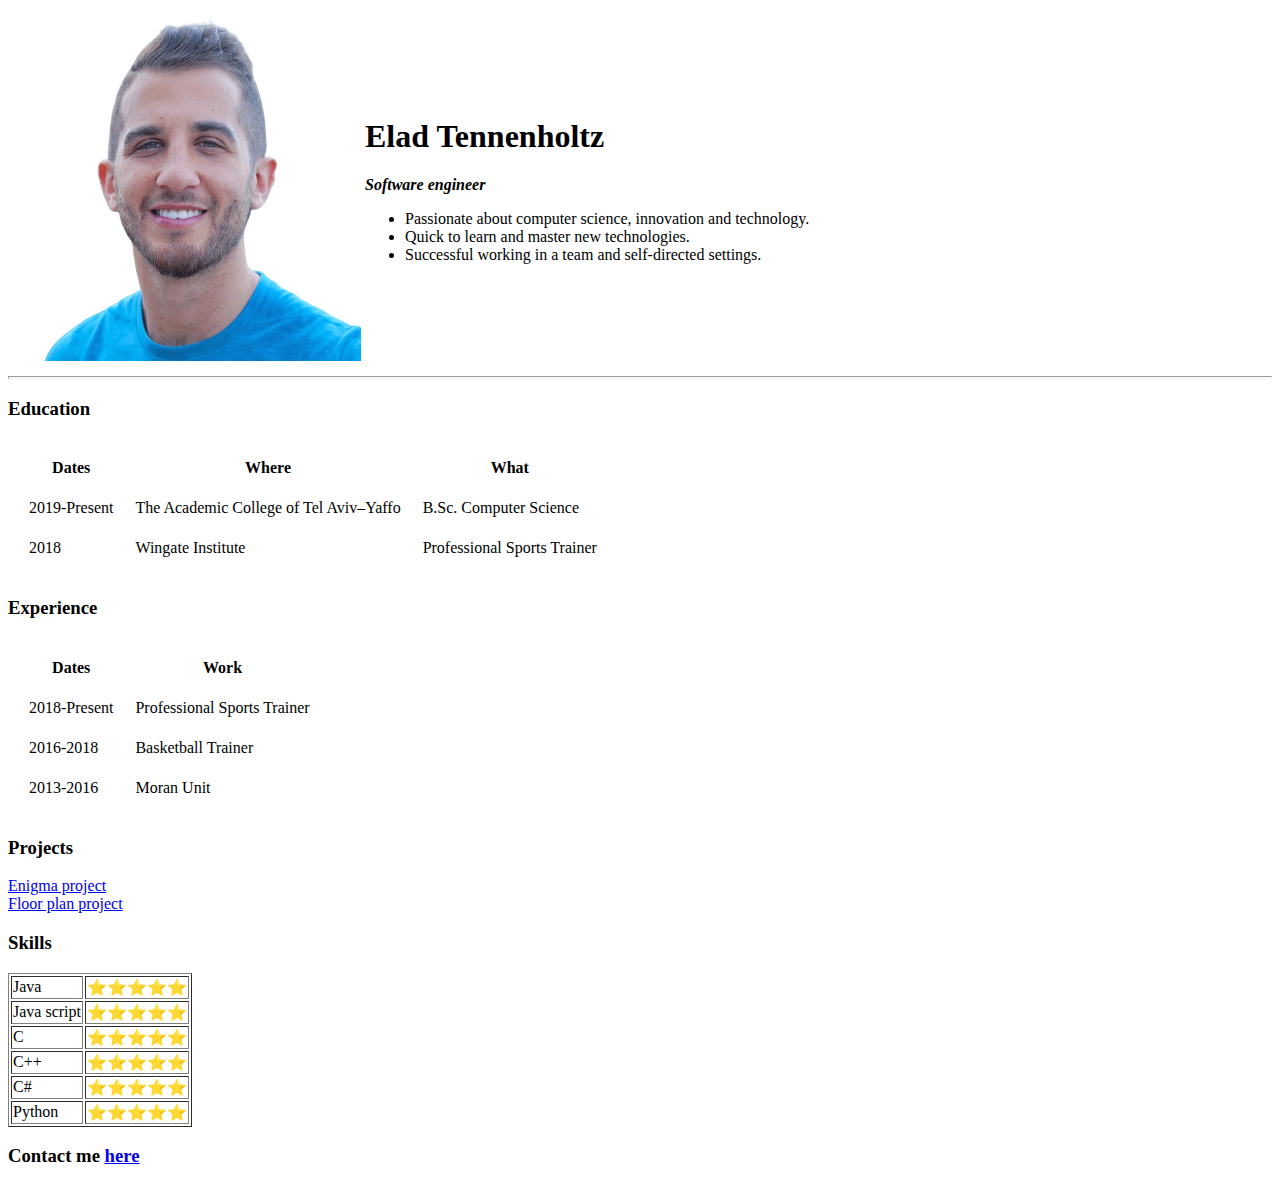
<file: CV-main/index.html>
<!DOCTYPE html>
<html lang="en">
  <head>
    <meta charset="UTF-8" />
    <title>Elad's personal site</title>
  </head>
  <body>
    <table>
      <tr>
        <td>
          <img src="Elad pic.png" alt="Elad prfile pic" />
        </td>

        <td>
          <h1>Elad Tennenholtz</h1>
          <p>
            <strong><em> Software engineer </em></strong>
          </p>

          <ul>
            <li>
              Passionate about computer science, innovation and technology.
            </li>
            <li>Quick to learn and master new technologies.</li>
            <li>Successful working in a team and self-directed settings.</li>
          </ul>
        </td>
      </tr>
    </table>

    <hr size="3" />

    <h3><strong>Education</strong></h3>

    <table cellspacing="20">
      <thead>
        <tr>
          <th>Dates</th>
          <th>Where</th>
          <th>What</th>
        </tr>
      </thead>
      <tbody>
        <tr>
          <td>2019-Present</td>
          <td>The Academic College of Tel Aviv–Yaffo</td>
          <td>B.Sc. Computer Science</td>
        </tr>
        <tr>
          <td>2018</td>
          <td>Wingate Institute</td>
          <td>Professional Sports Trainer</td>
        </tr>
      </tbody>
    </table>

    <h3>Experience</h3>
    <table cellspacing="20">
      <thead>
        <tr>
          <th>Dates</th>
          <th>Work</th>
        </tr>
      </thead>
      <tbody>
        <tr>
          <td>2018-Present</td>
          <td>Professional Sports Trainer</td>
        </tr>
        <tr>
          <td>2016-2018</td>
          <td>Basketball Trainer</td>
        </tr>
        <tr>
          <td>2013-2016</td>
          <td>Moran Unit</td>
        </tr>
      </tbody>
    </table>

    <h3>Projects</h3>
    <a href="Enigma.html">Enigma project</a><br />
    <a href="FloorPlan.html">Floor plan project</a>

    <h3>Skills</h3>
    <table border="1">
      <tr>
        <td>Java</td>
        <td>⭐⭐⭐⭐⭐</td>
      </tr>
      <tr>
        <td>Java script</td>
        <td>⭐⭐⭐⭐⭐</td>
      </tr>
      <tr>
        <td>C</td>
        <td>⭐⭐⭐⭐⭐</td>
      </tr>
      <tr>
        <td>C++</td>
        <td>⭐⭐⭐⭐⭐</td>
      </tr>
      <tr>
        <td>C#</td>
        <td>⭐⭐⭐⭐⭐</td>
      </tr>
      <tr>
        <td>Python</td>
        <td>⭐⭐⭐⭐⭐</td>
      </tr>
    </table>

    <h3>Contact me <a href="contact.html">here</a></h3>
  </body>
</html>
</file>
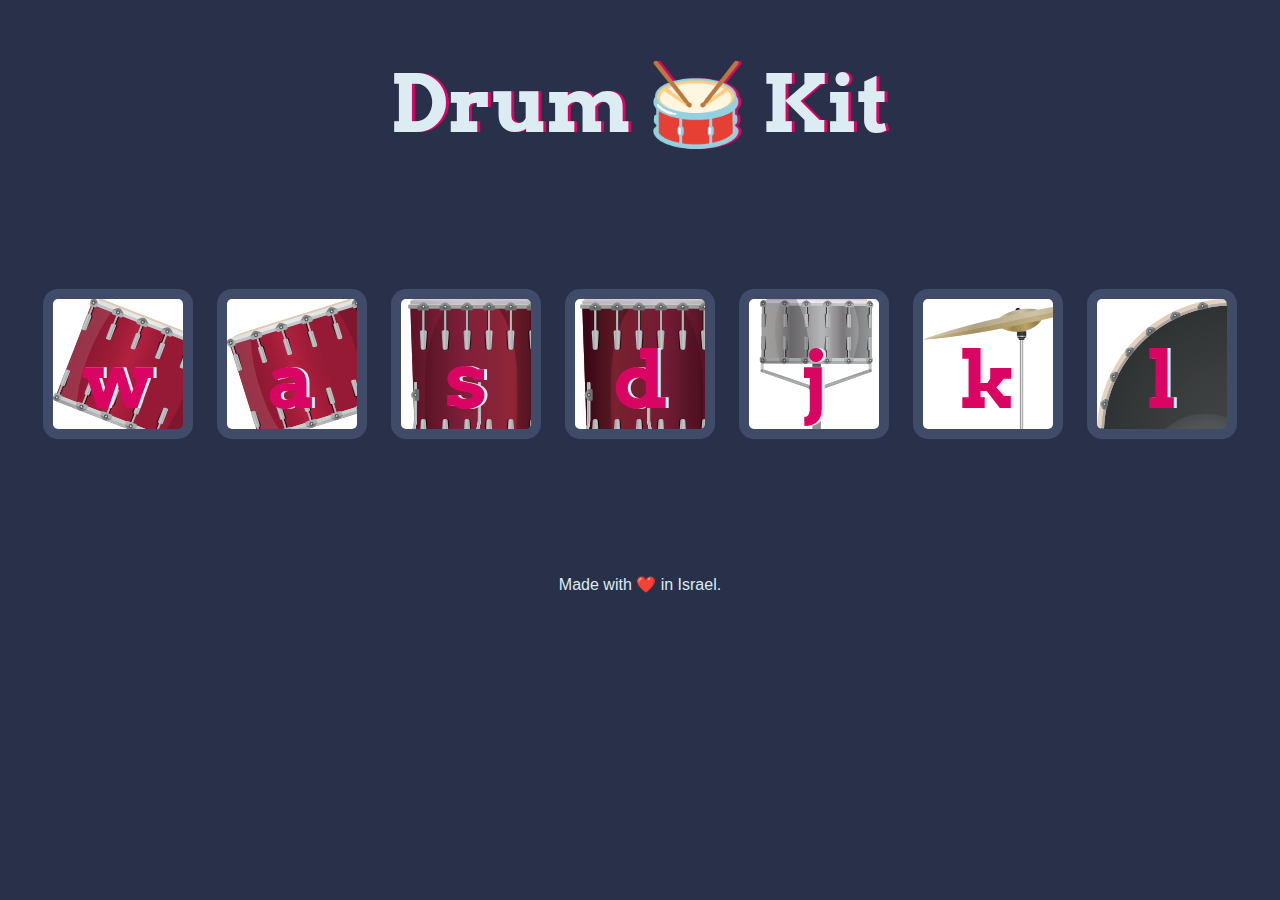
<file: Drum Kit/index.html>
<!DOCTYPE html>
<html lang="en" dir="ltr">

<head>
  <meta charset="utf-8">
  <title>Drum Kit</title>
  <link rel="stylesheet" href="styles.css">
  <link href="https://fonts.googleapis.com/css?family=Arvo" rel="stylesheet">
</head>

<body>
  <h1 id="title">Drum 🥁 Kit</h1>
  <div class="set">
    <button class="w drum">w</button>
    <button class="a drum">a</button>
    <button class="s drum">s</button>
    <button class="d drum">d</button>
    <button class="j drum">j</button>
    <button class="k drum">k</button>
    <button class="l drum">l</button>
  </div>


<script src="index.js" charset="utf-8"></script>

<footer>
  Made with ❤️ in Israel.
</footer>
</body>
</html>
</file>
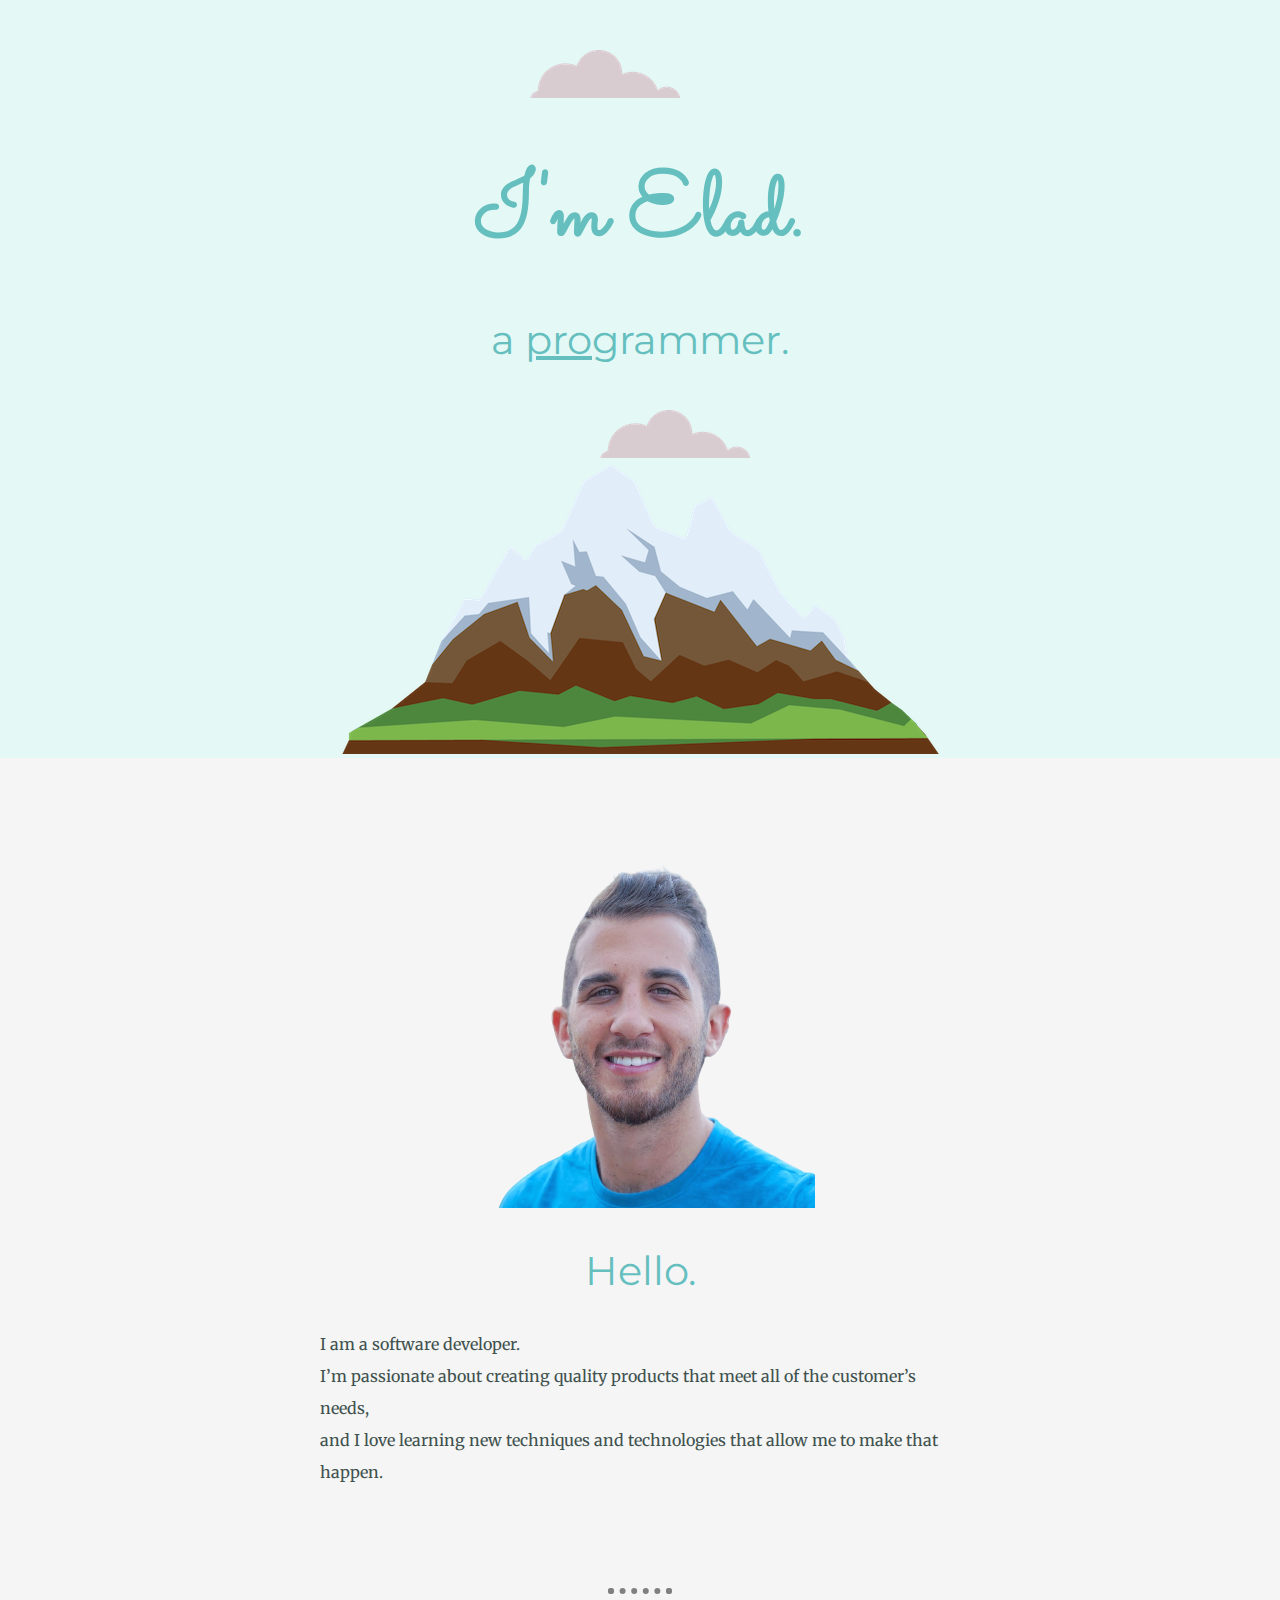
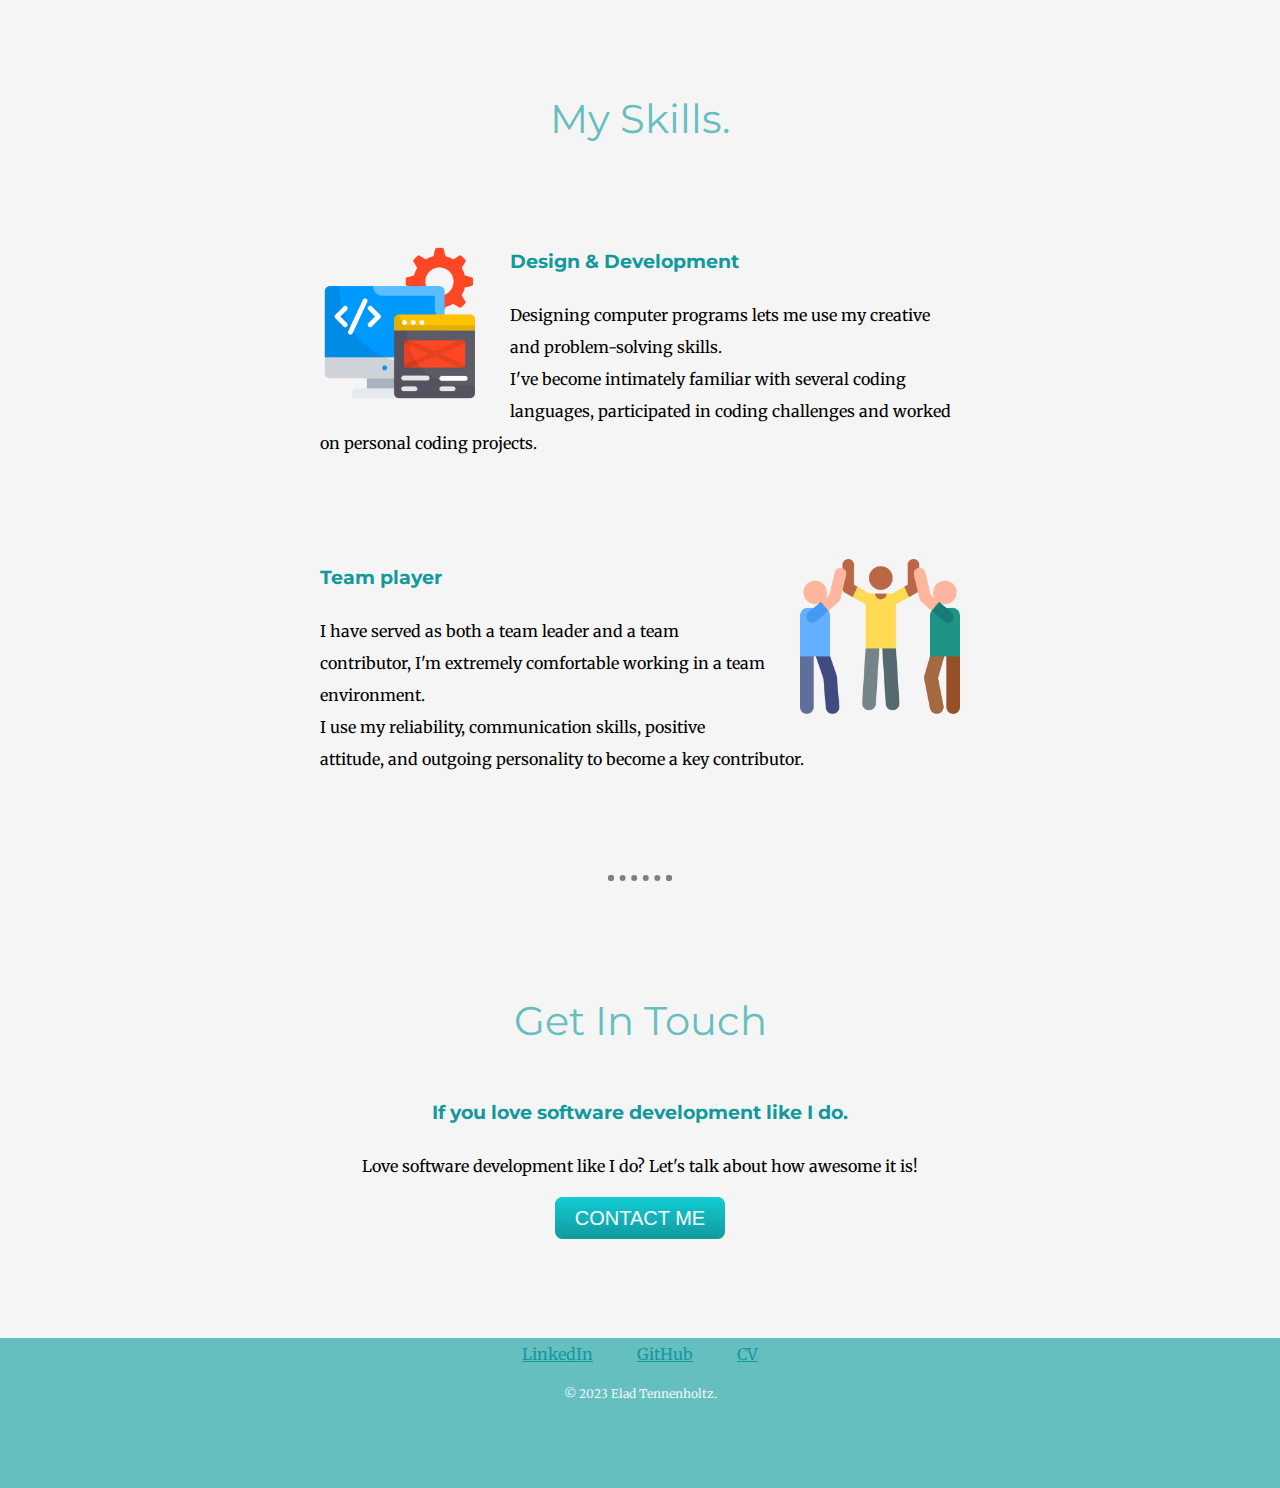
<file: Personal Site/index.html>
<!DOCTYPE html>
<html lang="en">
  <head>
    <meta charset="UTF-8" />
    <title>Elad Tennenholtz</title>
    <link rel="stylesheet" href="css/sytles.css" />
    <link rel="icon" href="favicon.ico" />
    <link rel="preconnect" href="https://fonts.googleapis.com" />
    <link rel="preconnect" href="https://fonts.gstatic.com" crossorigin />
    <link
      href="https://fonts.googleapis.com/css2?family=Merriweather&family=Montserrat&family=Sacramento&display=swap"
      rel="stylesheet"
    />
  </head>
  <body>
    <div class="top-container">
      <h1>I'm Elad.</h1>
      <h2>a <span class="pro">pro</span>grammer.</h2>
      <img class="top-cloud" src="images/cloud.png" alt="cloud-img" />
      <img class="bottom-cloud" src="images/cloud.png" alt="cloud-img" />
      <img src="images/mountain.png" alt="mountain-img" />
    </div>
    <div class="middle-container">
      <div class="profile">
        <img src="images/elad.pic.png" alt="elad-profile-pic" />
        <h2>Hello.</h2>
        <p class="info">
          I am a software developer.<br />I’m passionate about creating quality
          products that meet all of the customer’s needs,<br />
          and I love learning new techniques and technologies that allow me to
          make that happen.
        </p>
      </div>
      <hr />
      <div class="skills">
        <h2>My Skills.</h2>
        <div class="skill-row">
          <img
            class="development-img"
            src="images/app-development.png"
            alt="app-development-pic"
          />
          <h3>Design & Development</h3>
          <p>
            Designing computer programs lets me use my creative and
            problem-solving skills.<br />
            I've become intimately familiar with several coding languages,
            participated in coding challenges and worked on personal coding
            projects.
          </p>
        </div>
        <div class="skill-row">
          <img class="team-img" src="images/teamwork.png" alt="teamwork-pic" />
          <h3>Team player</h3>
          <p>
            I have served as both a team leader and a team contributor, I'm
            extremely comfortable working in a team environment.<br />
            I use my reliability, communication skills, positive attitude, and
            outgoing personality to become a key contributor.
          </p>
        </div>
      </div>
      <hr />
      <div class="contact-me">
        <h2>Get In Touch</h2>
        <h3>If you love software development like I do.</h3>
        <p>
          Love software development like I do? Let's talk about how awesome it
          is!
        </p>
        <a class="btn" href="mailto:eladtennenholtz1@gmail.com">CONTACT ME</a>
      </div>
    </div>

    <div class="bottom-container">
      <a
        class="footer-link"
        href="https://www.linkedin.com/in/elad-tennenholtz-08a1b1217/"
        >LinkedIn</a
      >
      <a class="footer-link" href="https://github.com/eladtennenholtz"
        >GitHub</a
      >
      <a class="footer-link" href="https://eladtennenholtz.github.io/CV/">CV</a>
      <p class="made-by">© 2023 Elad Tennenholtz.</p>
    </div>
  </body>
</html>
</file>
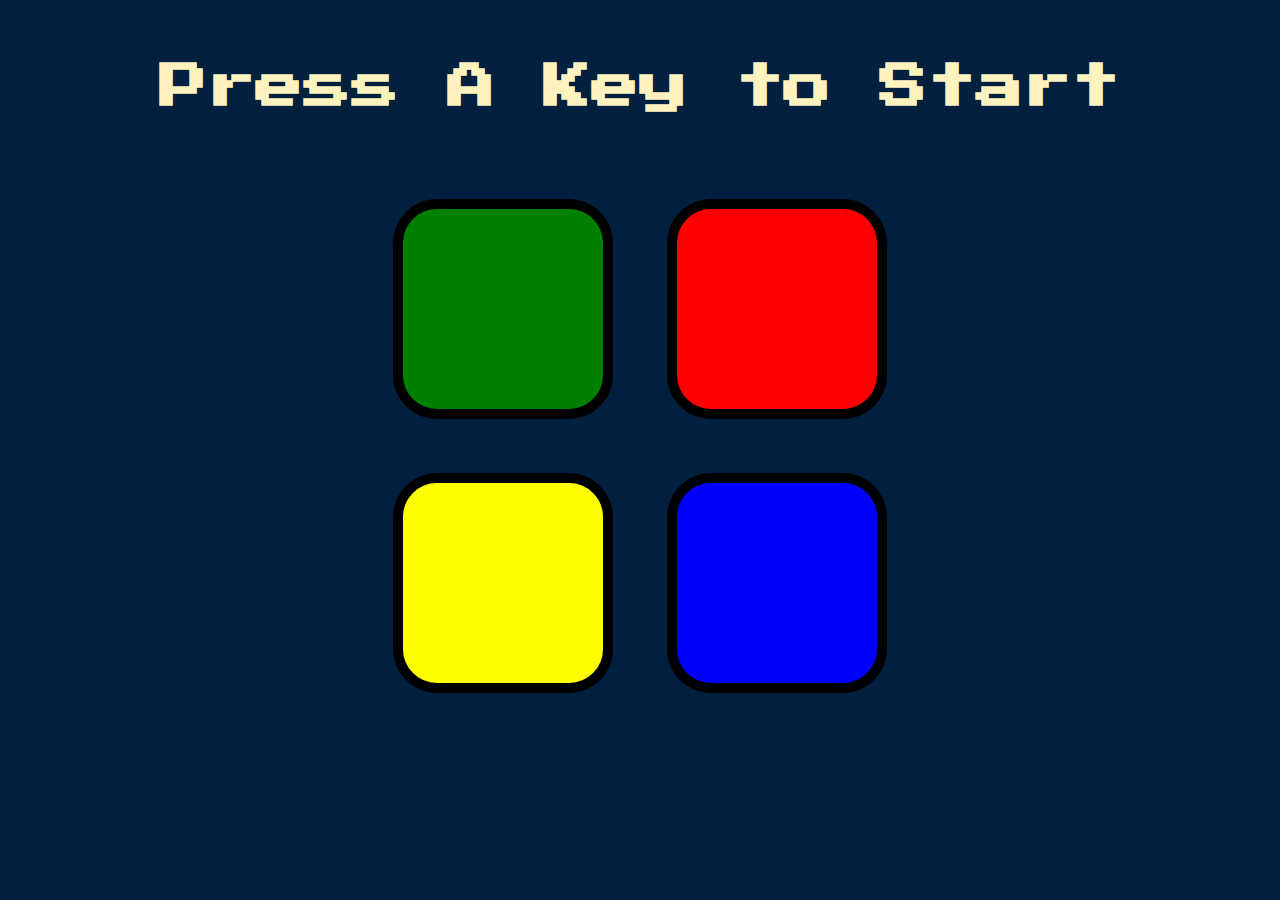
<file: Simon Game/index.html>
<!DOCTYPE html>
<html lang="en" dir="ltr">
  <head>
    <meta charset="utf-8" />
    <title>Simon</title>
    <link rel="stylesheet" href="styles.css" />
    <link
      href="https://fonts.googleapis.com/css?family=Press+Start+2P"
      rel="stylesheet"
    />
  </head>

  <body>
    <h1 id="level-title">Press A Key to Start</h1>
    <div class="container">
      <div lass="row">
        <div type="button" id="green" class="btn green"></div>

        <div type="button" id="red" class="btn red"></div>
      </div>

      <div class="row">
        <div type="button" id="yellow" class="btn yellow"></div>
        <div type="button" id="blue" class="btn blue"></div>
      </div>
    </div>

    <script src="https://ajax.googleapis.com/ajax/libs/jquery/3.6.3/jquery.min.js"></script>
    <script src="game.js" charset="utf-8"></script>
  </body>
</html>
</file>
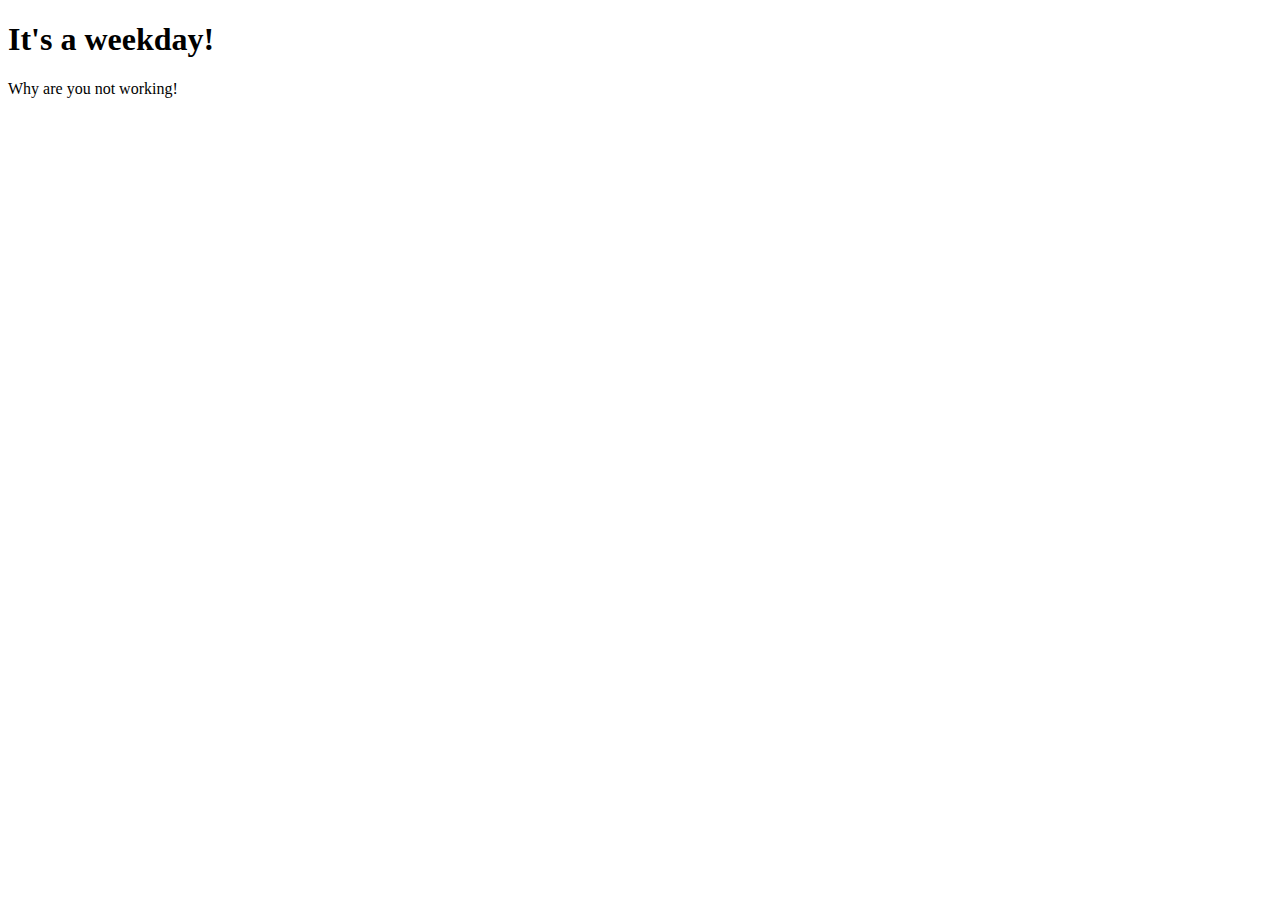
<file: todolist-v2-completed-app/index.html>
<!DOCTYPE html>
<html lang="en" dir="ltr">
  <head>
    <meta charset="utf-8">
    <title>To Do List</title>
  </head>
  <body>
    <h1>It's a weekday!</h1>
    <p>Why are you not working!</p>


  </body>
</html>
</file>
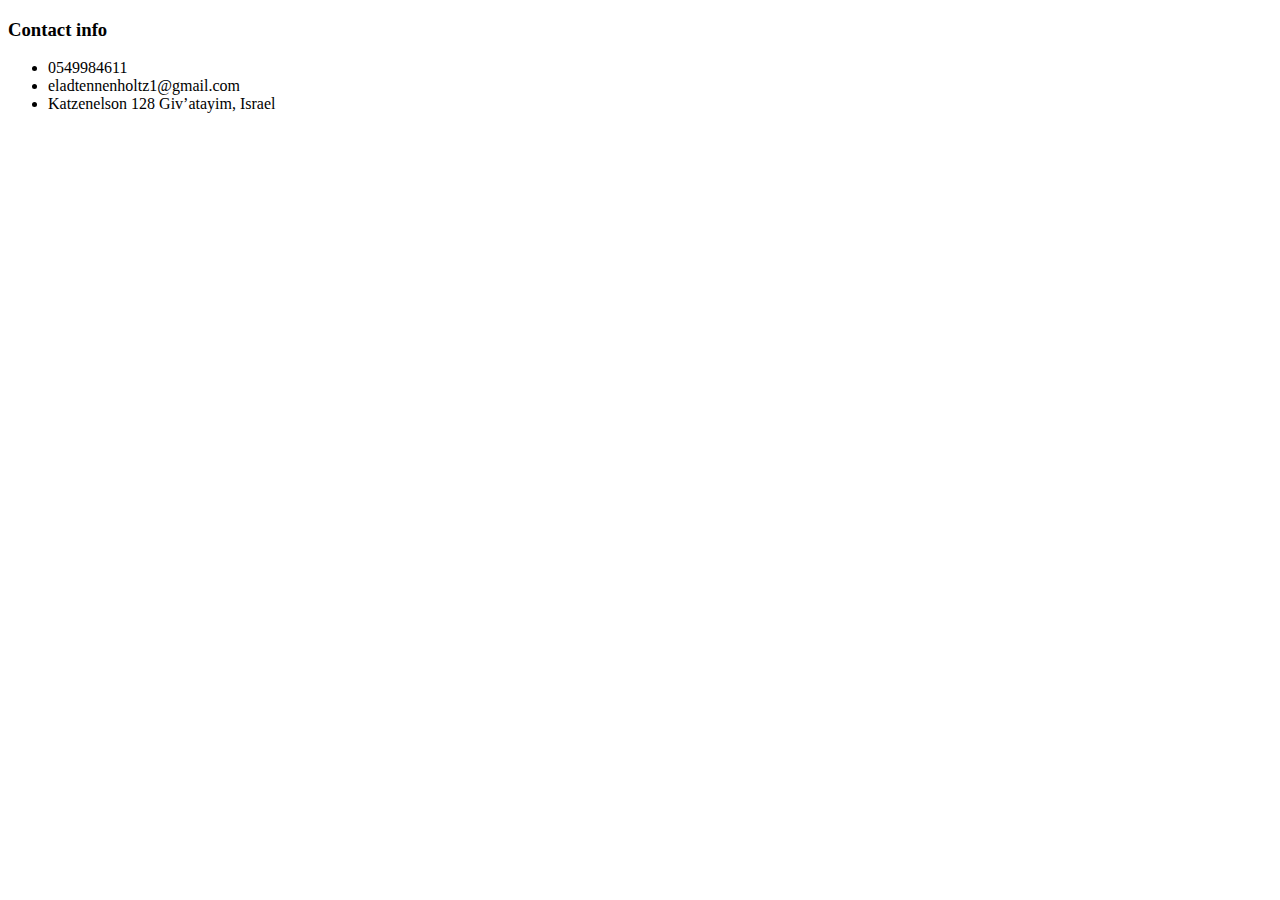
<file: CV-main/contact.html>
<!DOCTYPE html>
<html lang="en">
  <head>
    <meta charset="UTF-8" />

    <title>Contact me</title>
  </head>
  <body>
    <h3><strong>Contact info</strong></h3>
    <ul>
      <li>0549984611</li>
      <li>eladtennenholtz1@gmail.com</li>
      <li>Katzenelson 128 Giv’atayim, Israel</li>
    </ul>
  </body>
</html>
</file>
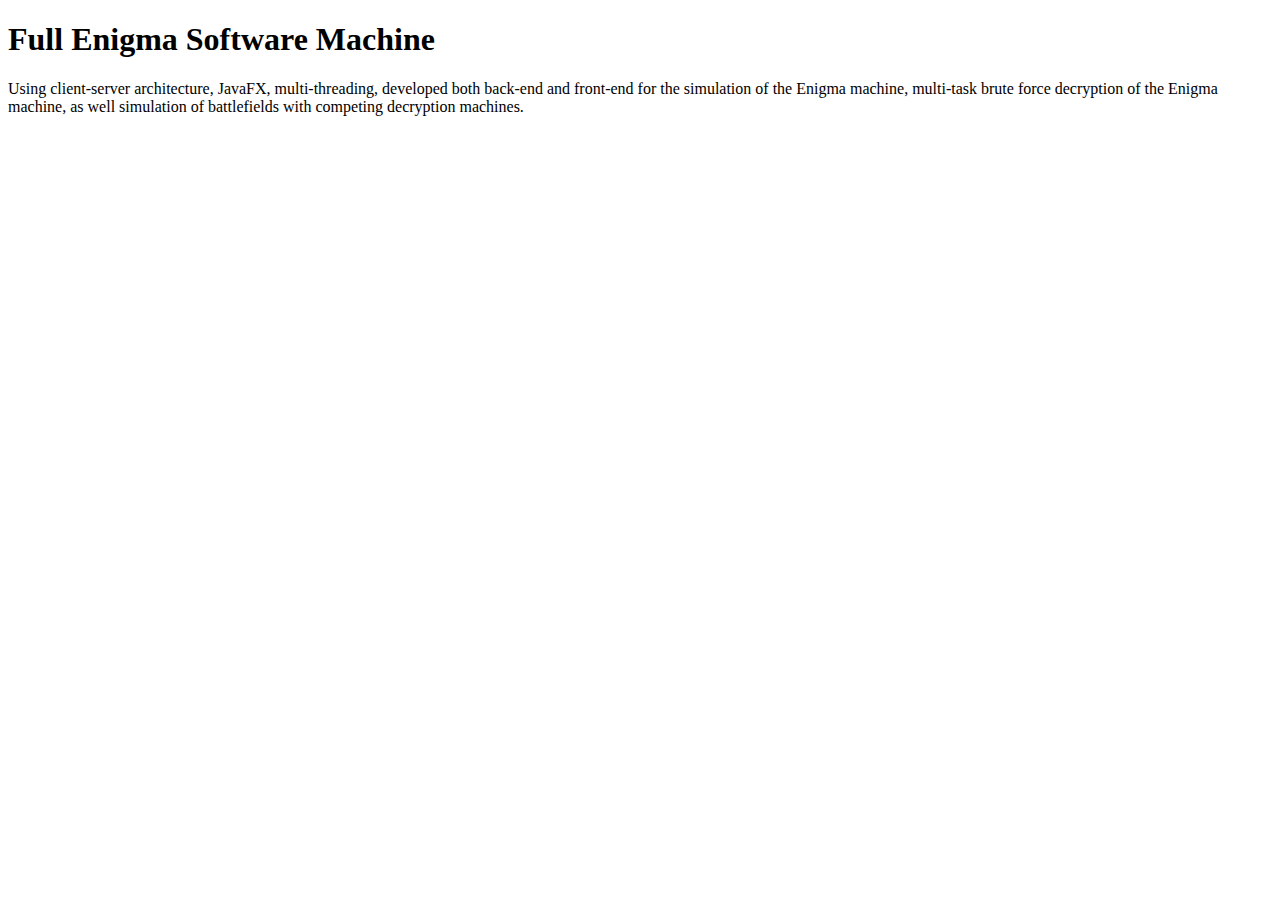
<file: CV-main/Enigma.html>
<!DOCTYPE html>
<html lang="en">
  <head>
    <meta charset="UTF-8" />
    <title>Enigma project</title>
  </head>
  <body>
    <h1>Full Enigma Software Machine</h1>
    <p>
      Using client-server architecture, JavaFX, multi-threading, developed both
      back-end and front-end for the simulation of the Enigma machine,
      multi-task brute force decryption of the Enigma machine, as well
      simulation of battlefields with competing decryption machines.
    </p>
  </body>
</html>
</file>
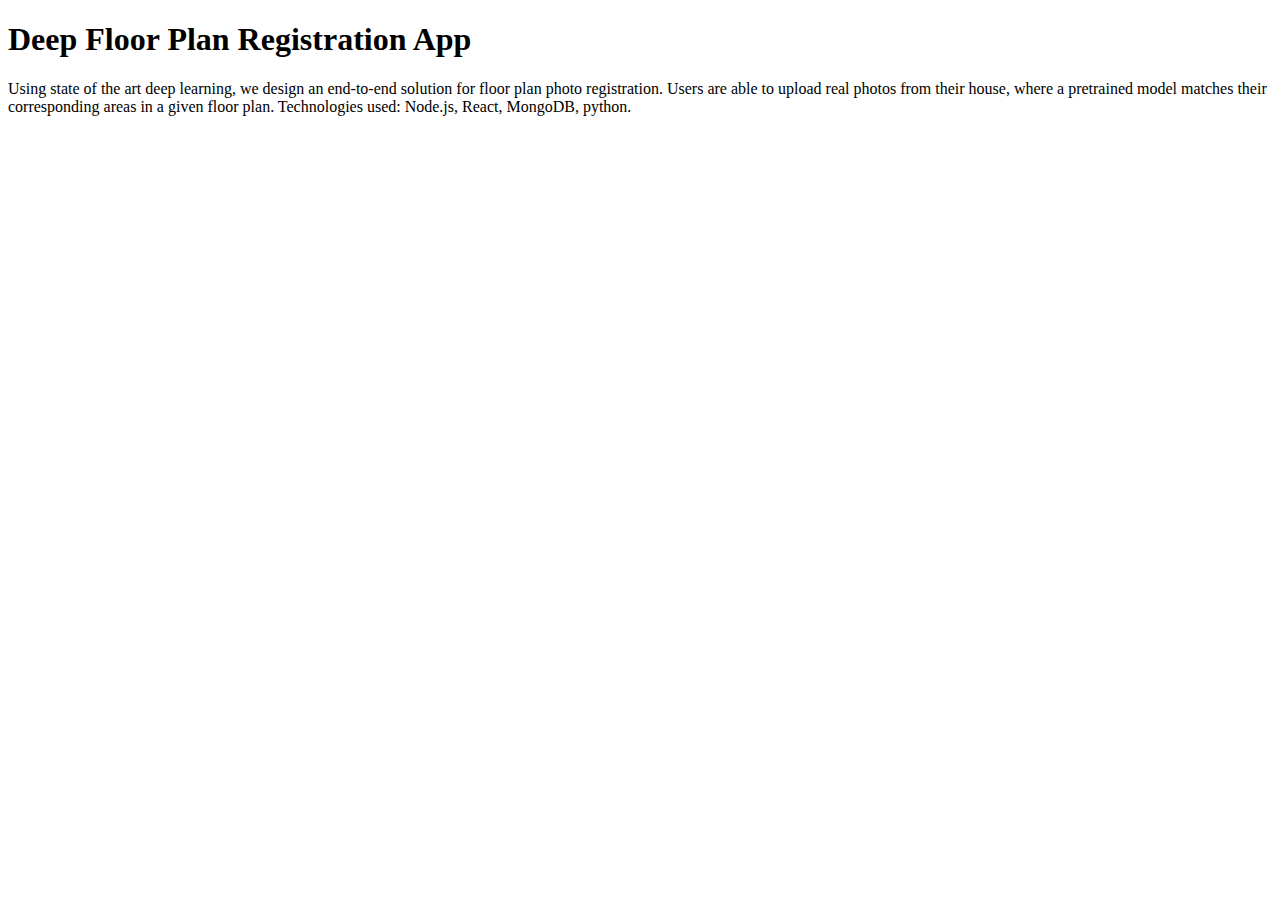
<file: CV-main/FloorPlan.html>
<!DOCTYPE html>
<html lang="en">
  <head>
    <meta charset="UTF-8" />
    <title>Enigma project</title>
  </head>
  <body>
    <h1>Deep Floor Plan Registration App</h1>
    <p>
      Using state of the art deep learning, we design an end-to-end solution for
      floor plan photo registration. Users are able to upload real photos from
      their house, where a pretrained model matches their corresponding areas in
      a given floor plan. Technologies used: Node.js, React, MongoDB, python.
    </p>
  </body>
</html>
</file>
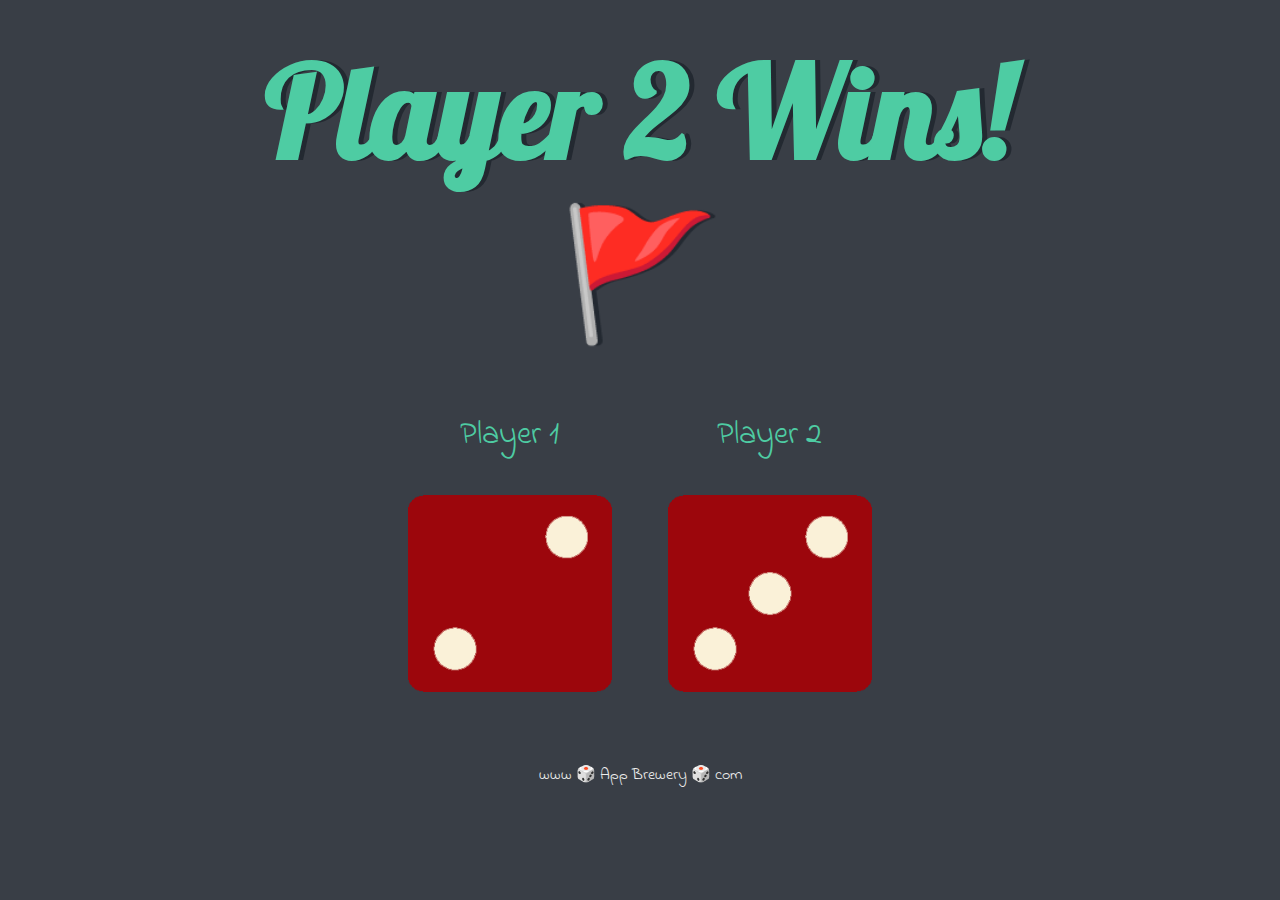
<file: Dicee-Game/dicee.html>
<!DOCTYPE html>
<html lang="en" dir="ltr">
  <head>
    <meta charset="utf-8">
    <title>Dicee</title>
    <link rel="stylesheet" href="styles.css">
    <link href="https://fonts.googleapis.com/css?family=Indie+Flower|Lobster" rel="stylesheet">

  </head>
  <body>

    <div class="container">
      <h1>Refresh Me</h1>

      <div class="dice">
        <p>Player 1</p>
        <img class="img1" src="images/dice6.png">
      </div>

      <div class="dice">
        <p>Player 2</p>
        <img class="img2" src="images/dice6.png">
      </div>

    </div>

    <script src="index.js" charset="utf-8"></script>

      </body>

      <footer>
        www 🎲 App Brewery 🎲 com
      </footer>
    </html>
</file>
<file: Drum Kit/styles.css>
body {
  text-align: center;
  background-color: #283149;
}

h1 {
  font-size: 5rem;
  color: #DBEDF3;
  font-family: "Arvo", cursive;
  text-shadow: 3px 0 #DA0463;

}

footer {
  color: #DBEDF3;
  font-family: sans-serif;
}

.w {
  background-image: url("images/tom1.png");
}

.a {
  background-image: url("images/tom2.png");
}

.s {
  background-image: url("images/tom3.png");
}

.d {
  background-image: url("images/tom4.png");
}

.j {
  background-image: url("images/snare.png");
}

.k {
  background-image: url("images/crash.png");
}

.l {
  background-image: url("images/kick.png");
}

.set {
  margin: 10% auto;
}

.pressed {
  box-shadow: 0 3px 4px 0 #DBEDF3;
  opacity: 0.5;
}

.red {
  color: red;
}

.drum {
  outline: none;
  border: 10px solid #404B69;
  font-size: 5rem;
  font-family: 'Arvo', cursive;
  line-height: 2;
  font-weight: 900;
  color: #DA0463;
  text-shadow: 3px 0 #DBEDF3;
  border-radius: 15px;
  display: inline-block;
  width: 150px;
  height: 150px;
  text-align: center;
  margin: 10px;
  background-color: white;
}
</file>
<file: Personal Site/css/sytles.css>
body {
  margin: 0;
  text-align: center;
  font-family: "Merriweather", serif;
  background-color: #f5f5f5;
}
h1 {
  font-size: 5.625rem;
  margin: 50px auto 0 auto;
  font-family: "Sacramento", cursive;
  color: #66bfbf;
}

h2 {
  font-size: 2.5rem;
  font-weight: normal;
  font-family: "Montserrat", sans-serif;
  color: #66bfbf;
}
h3 {
  font-family: "Montserrat", sans-serif;
  color: #11999e;
}
a {
  color: #11999e;
}
a:hover {
  color: #eaf6f6;
}
hr {
  border: dotted grey 6px;
  border-bottom: none;
  width: 4%;
  margin: 100px auto;
}

.pro {
  text-decoration: underline;
}

.top-container {
  background-color: #e4f9f5;
  position: relative;
  padding-top: 100px;
}
.middle-container {
  margin: 100px auto;
}
.bottom-container {
  background-color: #66bfbf;
  height: 150px;
  line-height: 2;
}
.top-cloud {
  position: absolute;
  right: 600px;
  top: 50px;
}
.bottom-cloud {
  position: absolute;
  left: 600px;
  bottom: 300px;
}
.skill-row {
  width: 50%;
  margin: 100px auto 100px auto;
  text-align: left;
  line-height: 2;
}
.info {
  width: 50%;
  margin: auto auto 100px auto;
  text-align: left;
  line-height: 2;
  color: #40514e;
}
.development-img {
  width: 25%;
  float: left;
  margin-right: 30px;
}
.team-img {
  width: 25%;
  float: right;
  margin-left: 30px;
}
.contact-me {
  width: 50%;
  margin: 100px auto 100px auto;
  line-height: 2;
}
.footer-link {
  color: #11999e;
  padding: 20px;
}
.made-by {
  color: #eaf6f6;
  font-size: 0.75rem;
}
.btn {
  background: #11cdd4;
  background-image: -webkit-linear-gradient(top, #11cdd4, #11999e);
  background-image: -moz-linear-gradient(top, #11cdd4, #11999e);
  background-image: -ms-linear-gradient(top, #11cdd4, #11999e);
  background-image: -o-linear-gradient(top, #11cdd4, #11999e);
  background-image: linear-gradient(to bottom, #11cdd4, #11999e);
  -webkit-border-radius: 8;
  -moz-border-radius: 8;
  border-radius: 8px;
  font-family: Arial;
  color: #ffffff;
  font-size: 20px;
  padding: 10px 20px 10px 20px;
  text-decoration: none;
}

.btn:hover {
  background: #30e3cb;
  background-image: -webkit-linear-gradient(top, #30e3cb, #2bc4ad);
  background-image: -moz-linear-gradient(top, #30e3cb, #2bc4ad);
  background-image: -ms-linear-gradient(top, #30e3cb, #2bc4ad);
  background-image: -o-linear-gradient(top, #30e3cb, #2bc4ad);
  background-image: linear-gradient(to bottom, #30e3cb, #2bc4ad);
  text-decoration: none;
}
</file>
<file: Simon Game/styles.css>
body {
  text-align: center;
  background-color: #011f3f;
}

#level-title {
  font-family: "Press Start 2P", cursive;
  font-size: 3rem;
  margin: 5%;
  color: #fef2bf;
}

.container {
  display: block;
  width: 50%;
  margin: auto;
}

.btn {
  margin: 25px;
  display: inline-block;
  height: 200px;
  width: 200px;
  border: 10px solid black;
  border-radius: 20%;
}

.game-over {
  background-color: red;
  opacity: 0.8;
}

.red {
  background-color: red;
}

.green {
  background-color: green;
}

.blue {
  background-color: blue;
}

.yellow {
  background-color: yellow;
}

.pressed {
  box-shadow: 0 0 20px white;
  background-color: grey;
}
</file>
<file: Dicee-Game/styles.css>
.container {
  width: 70%;
  margin: auto;
  text-align: center;
}

.dice {
  text-align: center;
  display: inline-block;

}

body {
  background-color: #393E46;
}

h1 {
  margin: 30px;
  font-family: 'Lobster', cursive;
  text-shadow: 5px 0 #232931;
  font-size: 8rem;
  color: #4ECCA3;
}

p {
  font-size: 2rem;
  color: #4ECCA3;
  font-family: 'Indie Flower', cursive;
}

img {
  width: 80%;
}

footer {
  margin-top: 5%;
  color: #EEEEEE;
  text-align: center;
  font-family: 'Indie Flower', cursive;

}
</file>
